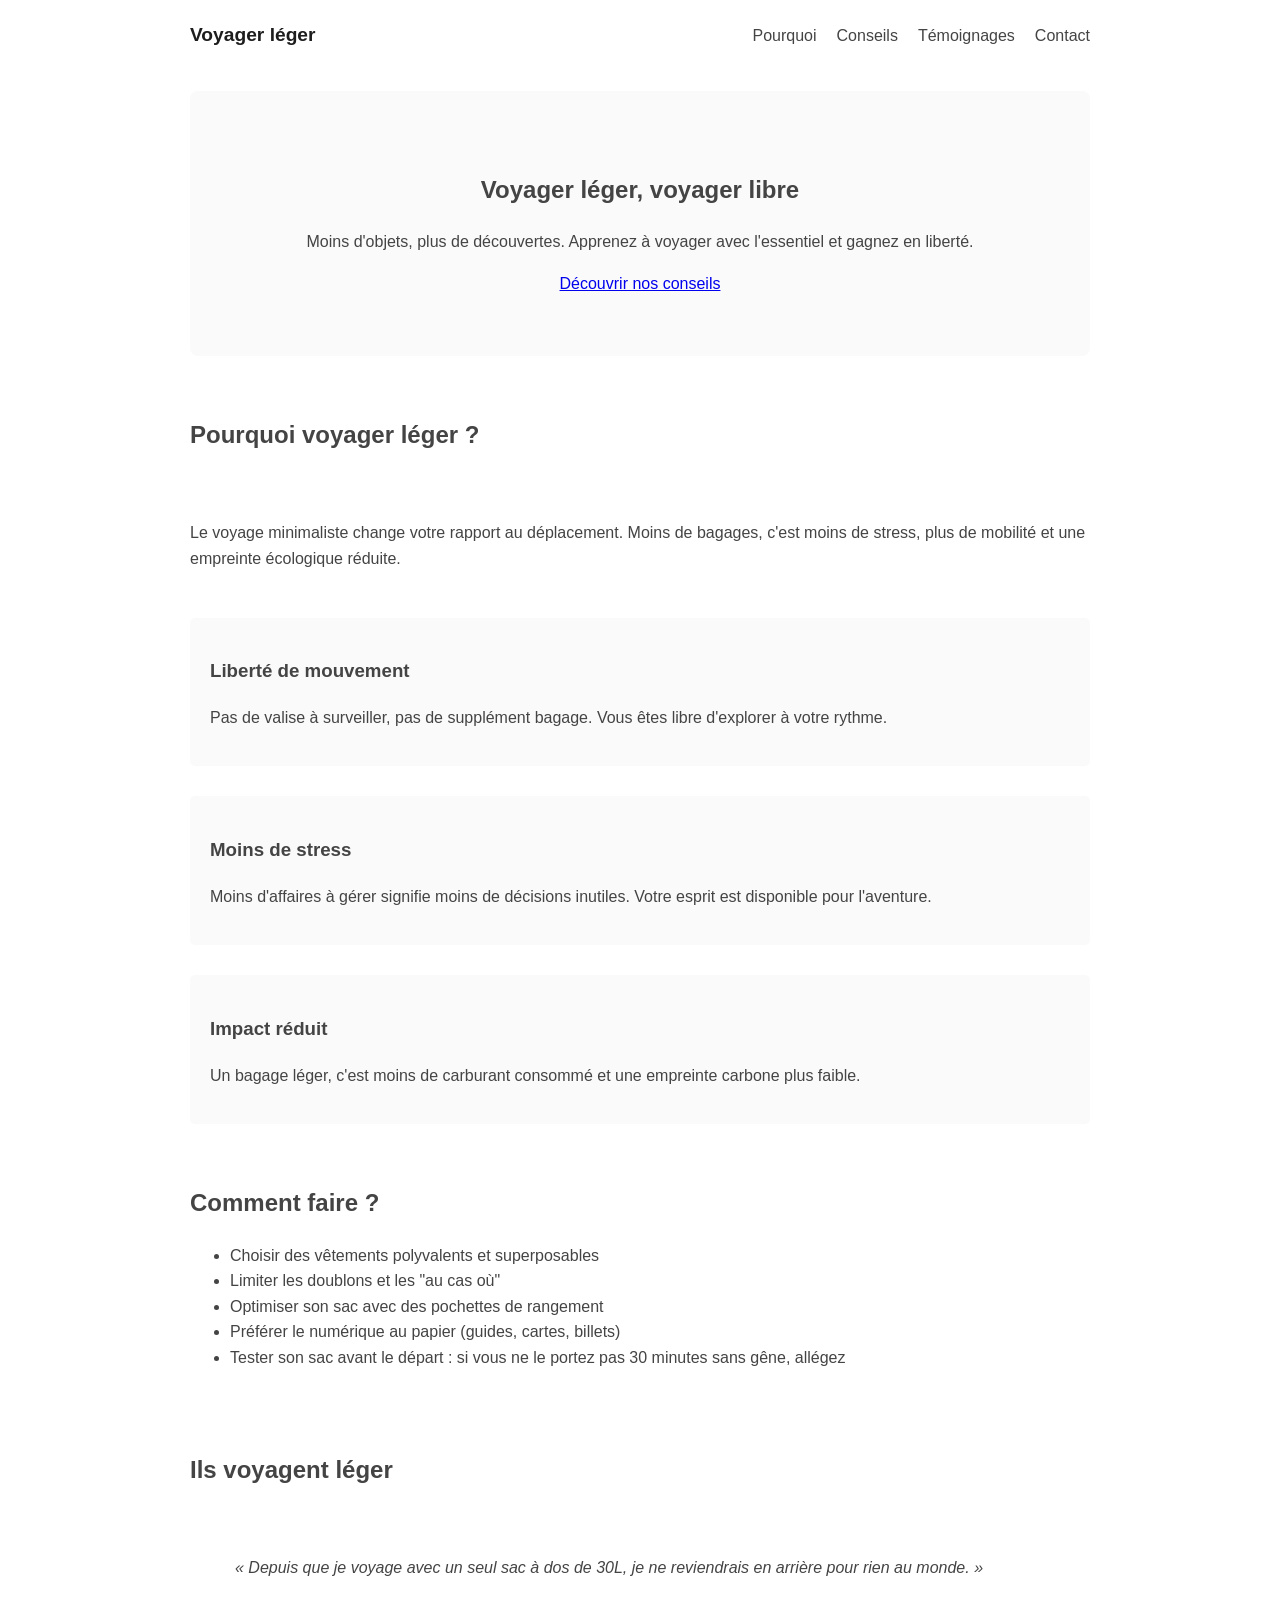
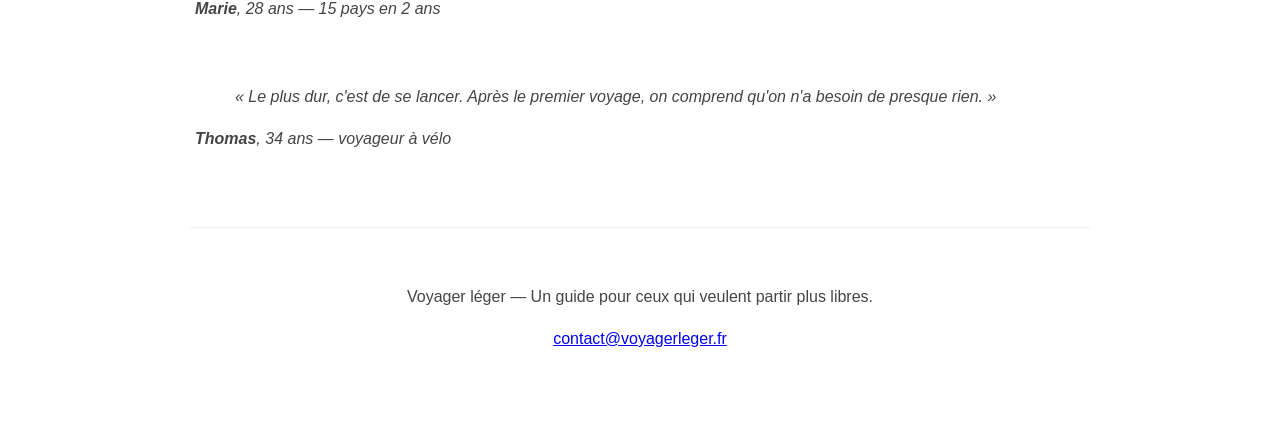
<file: TD2/index.html>
<!DOCTYPE html>
<html lang="fr">

<head>
	<meta charset="UTF-8">
	<meta name="viewport" content="width=device-width, initial-scale=1.0">
	<title>Voyager léger — Guide du voyage minimaliste</title>
	<link rel="stylesheet" href="styles.css">
</head>

<body>

	<header>
		<nav>
			<a href="#" class="logo">Voyager léger</a>
			<ul>
				<li><a href="#pourquoi">Pourquoi</a></li>
				<li><a href="#conseils">Conseils</a></li>
				<li><a href="#temoignages">Témoignages</a></li>
				<li><a href="#contact">Contact</a></li>
			</ul>
		</nav>
	</header>

	<main>

		<section class="hero">
			<h1>Voyager léger, voyager libre</h1>
			<p>Moins d'objets, plus de découvertes. Apprenez à voyager avec l'essentiel et gagnez en
				liberté.</p>
			<a href="#conseils">Découvrir nos conseils</a>
		</section>

		<section id="pourquoi">
			<h2>Pourquoi voyager léger ?</h2>
			<p>Le voyage minimaliste change votre rapport au déplacement. Moins de bagages, c'est moins de
				stress, plus de mobilité et une empreinte écologique réduite.</p>

			<article>
				<h3>Liberté de mouvement</h3>
				<p>Pas de valise à surveiller, pas de supplément bagage. Vous êtes libre d'explorer à
					votre rythme.</p>
			</article>

			<article>
				<h3>Moins de stress</h3>
				<p>Moins d'affaires à gérer signifie moins de décisions inutiles. Votre esprit est
					disponible pour l'aventure.</p>
			</article>

			<article>
				<h3>Impact réduit</h3>
				<p>Un bagage léger, c'est moins de carburant consommé et une empreinte carbone plus
					faible.</p>
			</article>
		</section>

		<section id="conseils">
			<h2>Comment faire ?</h2>
			<ul>
				<li>Choisir des vêtements polyvalents et superposables</li>
				<li>Limiter les doublons et les "au cas où"</li>
				<li>Optimiser son sac avec des pochettes de rangement</li>
				<li>Préférer le numérique au papier (guides, cartes, billets)</li>
				<li>Tester son sac avant le départ : si vous ne le portez pas 30 minutes sans gêne,
					allégez</li>
			</ul>
		</section>

		<section id="temoignages">
			<h2>Ils voyagent léger</h2>

			<article>
				<blockquote>
					<p>« Depuis que je voyage avec un seul sac à dos de 30L, je ne reviendrais en
						arrière pour rien au monde. »</p>
				</blockquote>
				<p><strong>Marie</strong>, 28 ans — 15 pays en 2 ans</p>
			</article>

			<article>
				<blockquote>
					<p>« Le plus dur, c'est de se lancer. Après le premier voyage, on comprend qu'on
						n'a besoin de presque rien. »</p>
				</blockquote>
				<p><strong>Thomas</strong>, 34 ans — voyageur à vélo</p>
			</article>
		</section>

	</main>

	<footer id="contact">
		<p>Voyager léger — Un guide pour ceux qui veulent partir plus libres.</p>
		<p><a href="mailto:contact@voyagerleger.fr">contact@voyagerleger.fr</a></p>
	</footer>

</body>

</html>
</file>
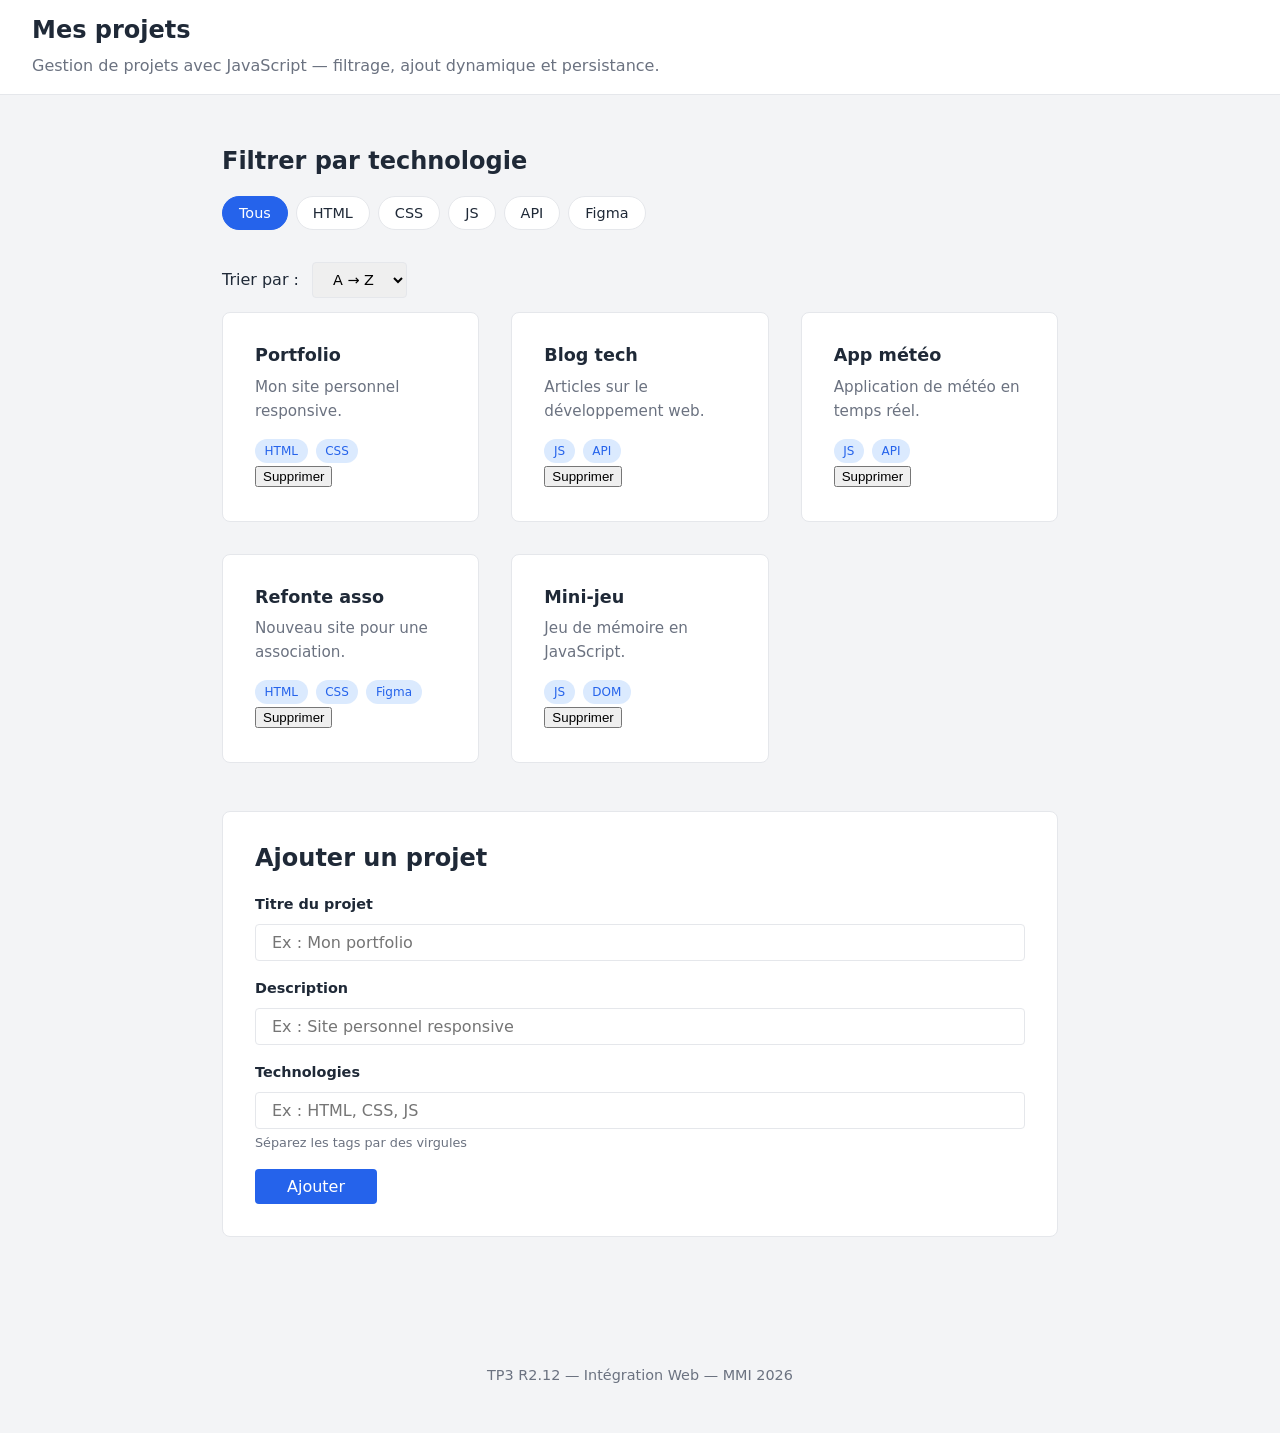
<file: TP3/index.html>
<!doctype html>
<html lang="fr">
    <head>
        <meta charset="UTF-8" />
        <meta name="viewport" content="width=device-width, initial-scale=1.0" />
        <title>TP3 — JavaScript + données</title>
        <style>
            /* ================================
       VARIABLES
       ================================ */
            :root {
                --color-primary: #2563eb;
                --color-primary-light: #dbeafe;
                --color-text: #1f2937;
                --color-text-light: #6b7280;
                --color-bg: #ffffff;
                --color-bg-alt: #f3f4f6;
                --color-border: #e5e7eb;
                --color-error: #dc2626;
                --color-success: #059669;
                --font-base: system-ui, -apple-system, sans-serif;
                --space-sm: 0.5rem;
                --space-md: 1rem;
                --space-lg: 2rem;
                --space-xl: 3rem;
                --radius: 0.5rem;
            }

            /* ================================
       BASE
       ================================ */
            *,
            *::before,
            *::after {
                box-sizing: border-box;
            }

            body {
                font-family: var(--font-base);
                line-height: 1.6;
                color: var(--color-text);
                background-color: var(--color-bg-alt);
                margin: 0;
            }

            h1,
            h2,
            h3 {
                line-height: 1.2;
            }

            /* ================================
       LAYOUT
       ================================ */
            header {
                background: var(--color-bg);
                border-bottom: 1px solid var(--color-border);
                padding: var(--space-md) var(--space-lg);
            }

            header h1 {
                margin: 0;
                font-size: 1.5rem;
            }

            header p {
                margin: var(--space-sm) 0 0;
                color: var(--color-text-light);
            }

            main {
                max-width: 900px;
                margin: 0 auto;
                padding: var(--space-lg);
            }

            section {
                margin-bottom: var(--space-xl);
            }

            /* ================================
       FILTRES
       ================================ */
            .filtres {
                display: flex;
                flex-wrap: wrap;
                gap: var(--space-sm);
                margin-bottom: var(--space-lg);
            }

            .filtre {
                background: var(--color-bg);
                border: 1px solid var(--color-border);
                border-radius: 2rem;
                padding: var(--space-sm) var(--space-md);
                font-size: 0.9rem;
                cursor: pointer;
                color: var(--color-text);
                font-family: var(--font-base);
                transition:
                    background-color 0.2s,
                    border-color 0.2s;
            }

            .filtre:hover {
                border-color: var(--color-primary);
            }

            .filtre.active {
                background-color: var(--color-primary);
                color: white;
                border-color: var(--color-primary);
            }

            /* ================================
            css custom pour tri
            ================================ */
            .tri {
                margin-top: var(--space-md);
            }

            .tri label {
                margin-right: var(--space-sm);
            }

            .tri select {
                padding: var(--space-sm) var(--space-md);
                border: 1px solid var(--color-border);
                border-radius: 0.25rem;
                font-size: 0.9rem;
                font-family: var(--font-base);
            }

            /* ================================
       GRILLE DE PROJETS
       ================================ */
            #projets-liste {
                display: grid;
                grid-template-columns: repeat(auto-fit, minmax(250px, 1fr));
                gap: var(--space-lg);
                min-height: 100px;
            }

            /* Style des cartes (générées en JS) */
            .carte {
                background: var(--color-bg);
                border: 1px solid var(--color-border);
                border-radius: var(--radius);
                padding: var(--space-lg);
                transition:
                    transform 0.2s,
                    box-shadow 0.2s;
            }

            .carte:hover {
                transform: translateY(-2px);
                box-shadow: 0 4px 12px rgba(0, 0, 0, 0.08);
            }

            .carte h3 {
                margin: 0 0 var(--space-sm);
                font-size: 1.1rem;
            }

            .carte p {
                margin: 0 0 var(--space-md);
                color: var(--color-text-light);
                font-size: 0.95rem;
            }

            .tags {
                display: flex;
                flex-wrap: wrap;
                gap: var(--space-sm);
            }

            .tag {
                display: inline-block;
                font-size: 0.75rem;
                background: var(--color-primary-light);
                color: var(--color-primary);
                padding: 0.15rem 0.6rem;
                border-radius: 1rem;
                font-weight: 500;
            }

            /* ================================
       MESSAGES D'ÉTAT
       ================================ */
            .loading {
                text-align: center;
                color: var(--color-text-light);
                padding: var(--space-xl);
                grid-column: 1 / -1;
            }

            .error {
                text-align: center;
                color: var(--color-error);
                padding: var(--space-xl);
                grid-column: 1 / -1;
            }

            .vide {
                text-align: center;
                color: var(--color-text-light);
                padding: var(--space-xl);
                grid-column: 1 / -1;
            }

            /* ================================
       FORMULAIRE D'AJOUT
       ================================ */
            #form-ajout {
                background: var(--color-bg);
                border: 1px solid var(--color-border);
                border-radius: var(--radius);
                padding: var(--space-lg);
            }

            #form-ajout h2 {
                margin-top: 0;
            }

            .form-group {
                margin-bottom: var(--space-md);
            }

            .form-group label {
                display: block;
                font-weight: 600;
                margin-bottom: var(--space-sm);
                font-size: 0.9rem;
            }

            .form-group input {
                width: 100%;
                padding: var(--space-sm) var(--space-md);
                border: 1px solid var(--color-border);
                border-radius: 0.25rem;
                font-size: 1rem;
                font-family: var(--font-base);
                color: var(--color-text);
                background: var(--color-bg);
            }

            .form-group input:focus {
                outline: 2px solid var(--color-primary);
                outline-offset: 1px;
                border-color: var(--color-primary);
            }

            .form-group small {
                display: block;
                margin-top: 0.25rem;
                color: var(--color-text-light);
                font-size: 0.8rem;
            }

            #form-ajout button[type="submit"] {
                background-color: var(--color-primary);
                color: white;
                border: none;
                padding: var(--space-sm) var(--space-lg);
                border-radius: 0.25rem;
                font-size: 1rem;
                cursor: pointer;
                font-family: var(--font-base);
            }

            #form-ajout button[type="submit"]:hover {
                opacity: 0.9;
            }

            /* ================================
       COMPTEUR
       ================================ */
            .compteur {
                text-align: right;
                color: var(--color-text-light);
                font-size: 0.9rem;
                margin-bottom: var(--space-sm);
            }

            /* ================================
       FOOTER
       ================================ */
            footer {
                text-align: center;
                padding: var(--space-lg);
                color: var(--color-text-light);
                font-size: 0.9rem;
            }

            /* ================================
       FOCUS VISIBLE
       ================================ */
            :focus-visible {
                outline: 2px solid var(--color-primary);
                outline-offset: 2px;
            }

            /* ================================
       RESPONSIVE
       ================================ */
            @media (max-width: 600px) {
                main {
                    padding: var(--space-md);
                }

                #projets-liste {
                    grid-template-columns: 1fr;
                }
            }
        </style>
    </head>
    <body>
        <!-- ================================
       HEADER
       ================================ -->
        <header>
            <h1>Mes projets</h1>
            <p>
                Gestion de projets avec JavaScript — filtrage, ajout dynamique
                et persistance.
            </p>
        </header>

        <main>
            <!-- ================================
         FILTRES
         ================================ -->
            <section>
                <h2>Filtrer par technologie</h2>
                <div class="filtres">
                    <button class="filtre active" data-tag="tous">Tous</button>
                    <button class="filtre" data-tag="HTML">HTML</button>
                    <button class="filtre" data-tag="CSS">CSS</button>
                    <button class="filtre" data-tag="JS">JS</button>
                    <button class="filtre" data-tag="API">API</button>
                    <button class="filtre" data-tag="Figma">Figma</button>
                </div>

                <!-- Tri -->
                <div class="tri">
                    <label for="tri">Trier par :</label>
                    <select id="tri">
                        <option value="az">A → Z</option>
                        <option value="za">Z → A</option>
                    </select>
                </div>

                <!-- Compteur de résultats -->
                <p class="compteur" aria-live="polite"></p>

                <!-- Conteneur des cartes (généré en JS) -->
                <div id="projets-liste">
                    <p class="vide">Chargement des projets...</p>
                </div>
            </section>

            <!-- ================================
         FORMULAIRE D'AJOUT
         ================================ -->
            <section>
                <form id="form-ajout">
                    <h2>Ajouter un projet</h2>

                    <div class="form-group">
                        <label for="input-titre">Titre du projet</label>
                        <input
                            type="text"
                            id="input-titre"
                            placeholder="Ex : Mon portfolio"
                            required
                        />
                    </div>

                    <div class="form-group">
                        <label for="input-desc">Description</label>
                        <input
                            type="text"
                            id="input-desc"
                            placeholder="Ex : Site personnel responsive"
                            required
                        />
                    </div>

                    <div class="form-group">
                        <label for="input-tags">Technologies</label>
                        <input
                            type="text"
                            id="input-tags"
                            placeholder="Ex : HTML, CSS, JS"
                        />
                        <small>Séparez les tags par des virgules</small>
                    </div>

                    <button type="submit">Ajouter</button>
                </form>
            </section>
        </main>

        <footer>
            <p>TP3 R2.12 — Intégration Web — MMI 2026</p>
        </footer>

        <!-- ================================
       JAVASCRIPT : à vous de jouer !
       Créez un fichier script.js et liez-le ici.
       ================================ -->
        <script src="script.js"></script>
    </body>
</html>
</file>
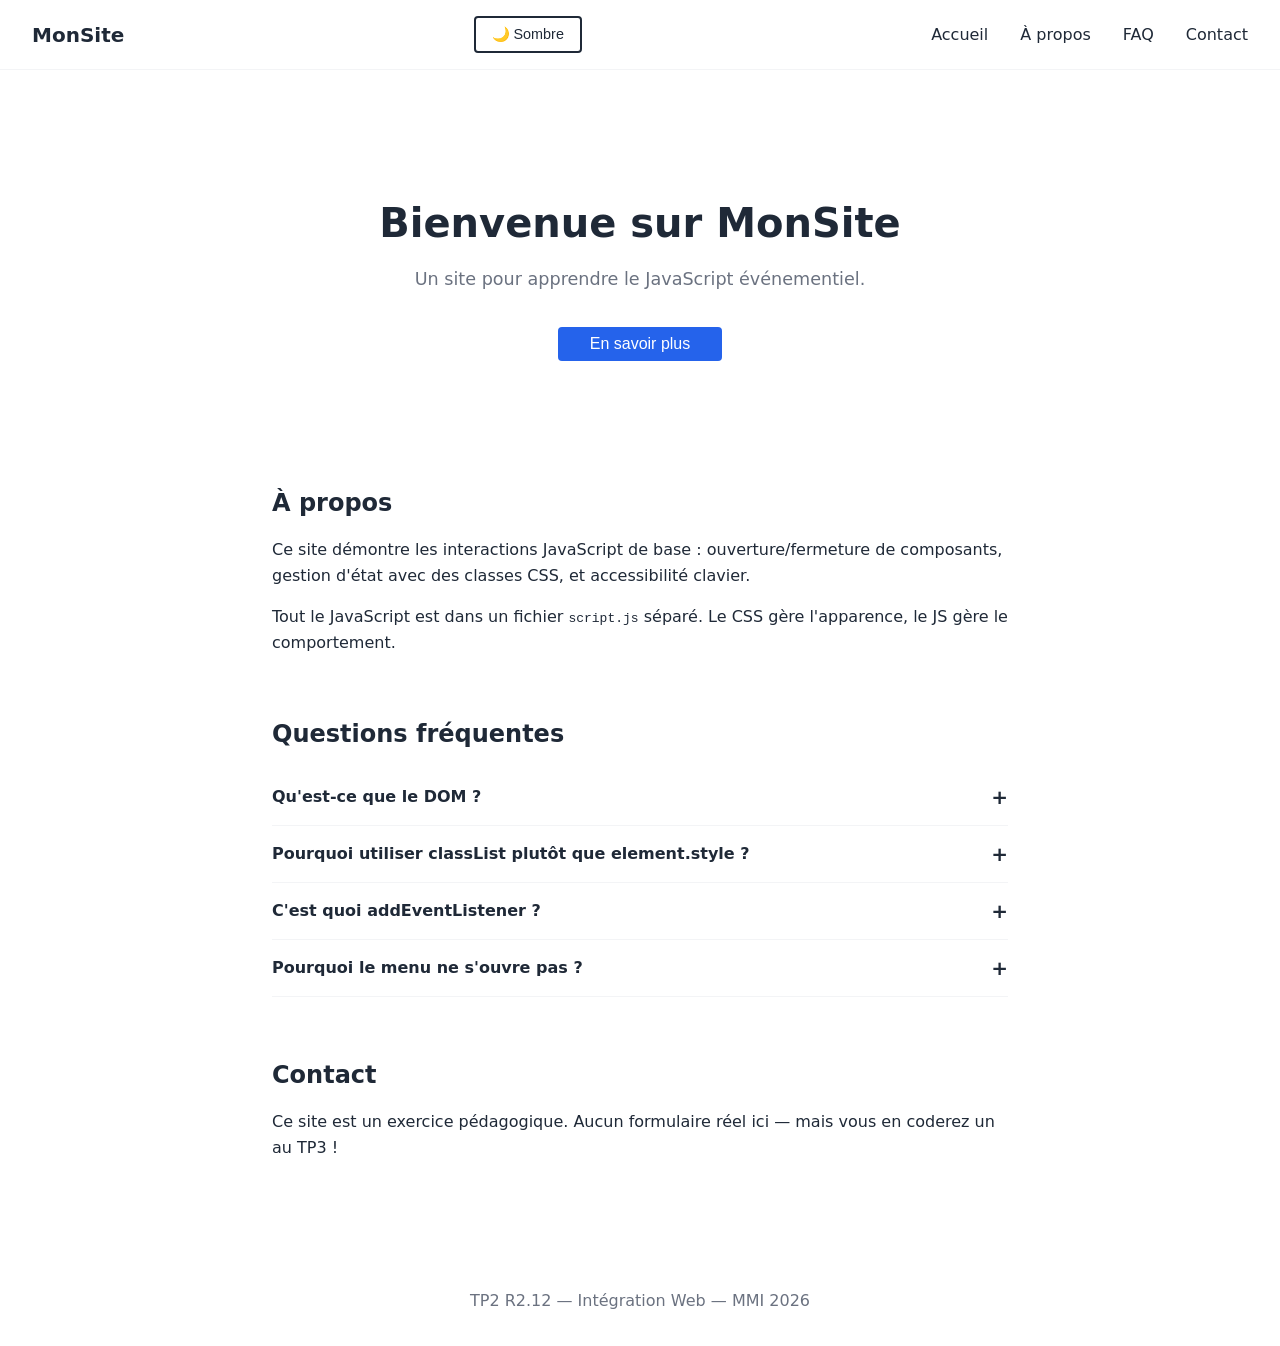
<file: TP2/html-depart-tp2.html>
<!DOCTYPE html>
<html lang="fr">

<head>
	<meta charset="UTF-8">
	<meta name="viewport" content="width=device-width, initial-scale=1.0">
	<title>TP2 — JavaScript événementiel</title>
	<style>
		/* ================================
       VARIABLES
       ================================ */
		:root {
			--color-primary: #2563eb;
			--color-text: #1f2937;
			--color-text-light: #6b7280;
			--color-bg: #ffffff;
			--color-bg-alt: #f3f4f6;
			--color-overlay: rgba(0, 0, 0, 0.5);
			--font-base: system-ui, -apple-system, sans-serif;
			--space-sm: 0.5rem;
			--space-md: 1rem;
			--space-lg: 2rem;
			--space-xl: 4rem;
		}

		/* ================================
       THÈME SOMBRE (bonus)
       ================================ */
		.dark {
			--color-primary: #60a5fa;
			--color-text: #e5e7eb;
			--color-text-light: #9ca3af;
			--color-bg: #111827;
			--color-bg-alt: #1f2937;
			--color-overlay: rgba(0, 0, 0, 0.7);
		}

		/* ================================
       BASE
       ================================ */
		*,
		*::before,
		*::after {
			box-sizing: border-box;
		}

		body {
			font-family: var(--font-base);
			line-height: 1.6;
			color: var(--color-text);
			background-color: var(--color-bg);
			margin: 0;
			transition: background-color 0.3s, color 0.3s;
		}

		h1,
		h2,
		h3 {
			line-height: 1.2;
		}

		a {
			color: var(--color-primary);
			text-decoration: none;
		}

		a:hover {
			text-decoration: underline;
		}

		/* ================================
       HEADER + NAVIGATION
       ================================ */
		header {
			display: flex;
			justify-content: space-between;
			align-items: center;
			padding: var(--space-md) var(--space-lg);
			border-bottom: 1px solid var(--color-bg-alt);
		}

		.logo {
			font-weight: bold;
			font-size: 1.25rem;
			color: var(--color-text);
			text-decoration: none;
		}

		.header-right {
			display: flex;
			align-items: center;
			gap: var(--space-md);
		}

		/* Bouton menu burger */
		.menu-btn {
			display: none;
			background: none;
			border: 2px solid var(--color-text);
			border-radius: 0.25rem;
			color: var(--color-text);
			font-size: 1.25rem;
			padding: var(--space-sm);
			cursor: pointer;
			line-height: 1;
		}

		/* Bouton thème */
		#theme-toggle {
			background: none;
			border: 2px solid var(--color-text);
			border-radius: 0.25rem;
			color: var(--color-text);
			padding: var(--space-sm) var(--space-md);
			cursor: pointer;
			font-size: 0.9rem;
		}

		/* Navigation */
		.menu ul {
			display: flex;
			gap: var(--space-lg);
			list-style: none;
			padding: 0;
			margin: 0;
		}

		.menu a {
			color: var(--color-text);
			font-weight: 500;
		}

		/* Mobile : menu caché par défaut */
		@media (max-width: 640px) {
			.menu-btn {
				display: block;
			}

			.menu {
				display: none;
				position: absolute;
				top: 100%;
				left: 0;
				right: 0;
				background: var(--color-bg);
				border-bottom: 1px solid var(--color-bg-alt);
				padding: var(--space-md) var(--space-lg);
				z-index: 10;
			}

			.menu.is-open {
				display: block;
			}

			.menu ul {
				flex-direction: column;
				gap: var(--space-md);
			}

			header {
				position: relative;
			}
		}

		/* ================================
       MAIN
       ================================ */
		main {
			max-width: 800px;
			margin: 0 auto;
			padding: var(--space-lg);
		}

		section {
			margin-bottom: var(--space-xl);
		}

		/* ================================
       HERO
       ================================ */
		.hero {
			text-align: center;
			padding: var(--space-xl) 0;
		}

		.hero h1 {
			font-size: 2.5rem;
			margin-bottom: var(--space-sm);
		}

		.hero p {
			color: var(--color-text-light);
			font-size: 1.1rem;
		}

		/* ================================
       BOUTON MODALE
       ================================ */
		.modal-open {
			background-color: var(--color-primary);
			color: white;
			border: none;
			padding: var(--space-sm) var(--space-lg);
			border-radius: 0.25rem;
			font-size: 1rem;
			cursor: pointer;
			margin-top: var(--space-md);
		}

		.modal-open:hover {
			opacity: 0.9;
		}

		/* ================================
       MODALE
       ================================ */
		.modal {
			display: none;
			position: fixed;
			top: 0;
			left: 0;
			width: 100%;
			height: 100%;
			background: var(--color-overlay);
			z-index: 100;
			justify-content: center;
			align-items: center;
		}

		.modal.is-visible {
			display: flex;
		}

		.modal-content {
			background: var(--color-bg);
			border-radius: 0.5rem;
			padding: var(--space-lg);
			max-width: 500px;
			width: 90%;
			position: relative;
		}

		.modal-content h2 {
			margin-top: 0;
		}

		.modal-close {
			position: absolute;
			top: var(--space-md);
			right: var(--space-md);
			background: none;
			border: none;
			font-size: 1.5rem;
			cursor: pointer;
			color: var(--color-text);
			line-height: 1;
		}

		/* ================================
       ACCORDÉON FAQ
       ================================ */
		.faq-item {
			border-bottom: 1px solid var(--color-bg-alt);
		}

		.faq-question {
			width: 100%;
			background: none;
			border: none;
			text-align: left;
			padding: var(--space-md) 0;
			font-size: 1rem;
			font-weight: 600;
			color: var(--color-text);
			cursor: pointer;
			display: flex;
			justify-content: space-between;
			align-items: center;
			font-family: var(--font-base);
		}

		.faq-question::after {
			content: '+';
			font-size: 1.25rem;
			transition: transform 0.2s;
		}

		.faq-answer {
			display: none;
			padding: 0 0 var(--space-md) 0;
			color: var(--color-text-light);
		}

		.faq-answer.is-visible {
			display: block;
		}

		/* ================================
       FOCUS VISIBLE
       ================================ */
		:focus-visible {
			outline: 2px solid var(--color-primary);
			outline-offset: 2px;
		}
	</style>
</head>

<body>

	<!-- ================================
       HEADER + NAVIGATION
       ================================ -->
	<header>
		<a href="#" class="logo">MonSite</a>
		<div class="header-right">
			<button id="theme-toggle">🌙 Sombre</button>
			<button class="menu-btn" aria-expanded="false">☰</button>
		</div>
		<nav class="menu">
			<ul>
				<li><a href="#accueil">Accueil</a></li>
				<li><a href="#apropos">À propos</a></li>
				<li><a href="#faq">FAQ</a></li>
				<li><a href="#contact">Contact</a></li>
			</ul>
		</nav>
	</header>

	<main>

		<!-- ================================
         HERO + BOUTON MODALE
         ================================ -->
		<section id="accueil" class="hero">
			<h1>Bienvenue sur MonSite</h1>
			<p>Un site pour apprendre le JavaScript événementiel.</p>
			<button class="modal-open">En savoir plus</button>
		</section>

		<!-- ================================
         MODALE
         ================================ -->
		<div class="modal" aria-hidden="true">
			<div class="modal-content">
				<button class="modal-close">✕</button>
				<h2>À propos de ce site</h2>
				<p>Ce site est un exercice du TP2 R2.12. Il sert de support pour apprendre à manipuler
					le DOM avec JavaScript.</p>
				<p>Vous allez coder le menu burger, cette modale, et l'accordéon FAQ en JavaScript pur.
				</p>
			</div>
		</div>

		<!-- ================================
         SECTION À PROPOS
         ================================ -->
		<section id="apropos">
			<h2>À propos</h2>
			<p>Ce site démontre les interactions JavaScript de base : ouverture/fermeture de composants,
				gestion d'état avec des classes CSS, et accessibilité clavier.</p>
			<p>Tout le JavaScript est dans un fichier <code>script.js</code> séparé. Le CSS gère
				l'apparence, le JS gère le comportement.</p>
		</section>

		<!-- ================================
         ACCORDÉON FAQ
         ================================ -->
		<section id="faq">
			<h2>Questions fréquentes</h2>

			<div class="faq-item">
				<button class="faq-question">Qu'est-ce que le DOM ?</button>
				<div class="faq-answer">
					<p>Le DOM (Document Object Model) est la représentation de la page Web en
						mémoire. JavaScript peut le lire et le modifier pour créer des
						interactions.</p>
				</div>
			</div>

			<div class="faq-item">
				<button class="faq-question">Pourquoi utiliser classList plutôt que element.style
					?</button>
				<div class="faq-answer">
					<p>Parce que le JavaScript gère le comportement et le CSS gère l'apparence. En
						utilisant classList, on garde chaque responsabilité à sa place.</p>
				</div>
			</div>

			<div class="faq-item">
				<button class="faq-question">C'est quoi addEventListener ?</button>
				<div class="faq-answer">
					<p>C'est la méthode qui permet de dire au navigateur : "quand tel événement
						arrive sur cet élément, exécute ce code". C'est le cœur du JavaScript
						événementiel.</p>
				</div>
			</div>

			<div class="faq-item">
				<button class="faq-question">Pourquoi le menu ne s'ouvre pas ?</button>
				<div class="faq-answer">
					<p>Probablement parce que le fichier script.js n'est pas encore lié, ou parce
						que le JavaScript n'est pas encore écrit. C'est votre mission !</p>
				</div>
			</div>
		</section>

		<!-- ================================
         CONTACT
         ================================ -->
		<section id="contact">
			<h2>Contact</h2>
			<p>Ce site est un exercice pédagogique. Aucun formulaire réel ici — mais vous en coderez un au
				TP3 !</p>
		</section>

	</main>

	<footer>
		<p style="text-align: center; padding: 1rem; color: var(--color-text-light);">TP2 R2.12 — Intégration
			Web — MMI 2026</p>
	</footer>

	<!-- ================================
       JAVASCRIPT : à vous de jouer !
       Créez un fichier script.js et liez-le ici.
       ================================ -->
	<script src="script.js"></script>

</body>

</html>
</file>
<file: TD2/styles.css>
body {
	padding: 20px;
	font-family: sans-serif;
	color: #444;
	line-height: 1.6;
	max-width: 900px;
	margin: 0 auto;
}

nav {
	display: flex;
	justify-content: space-between;
	align-items: center;
	flex-wrap: wrap;
	gap: 20px;
	margin-bottom: 40px;
}

nav ul {
	display: flex;
	gap: 20px;
	list-style: none;
	margin: 0;
	padding: 0;
}

nav a {
	text-decoration: none;
	color: #444;
}

.logo {
	font-weight: bold;
	font-size: 1.2rem;
	color: #1d1d1d;
}

.hero {
	text-align: center;
	background: #fafafa;
	padding: 60px 0;
	margin-bottom: 40px;
	border-radius: 8px;
}

section {
	margin-bottom: 60px;
}

#pourquoi {
	display: flex;
	flex-wrap: wrap;
	gap: 30px;
}


#pourquoi article {
	flex: auto;
	background: #fafafa;
	padding: 20px;
	border-radius: 5px;
}

#temoignages {
	display: flex;
	flex-wrap: wrap;
	flex-direction: column;
	gap: 30px;
}


#temoignages article {
	padding-left: 5px;
	font-style: italic;
}

footer {
	margin-top: 60px;
	padding: 40px 0;
	border-top: 1px solid #eee;
	text-align: center;
}
</file>
